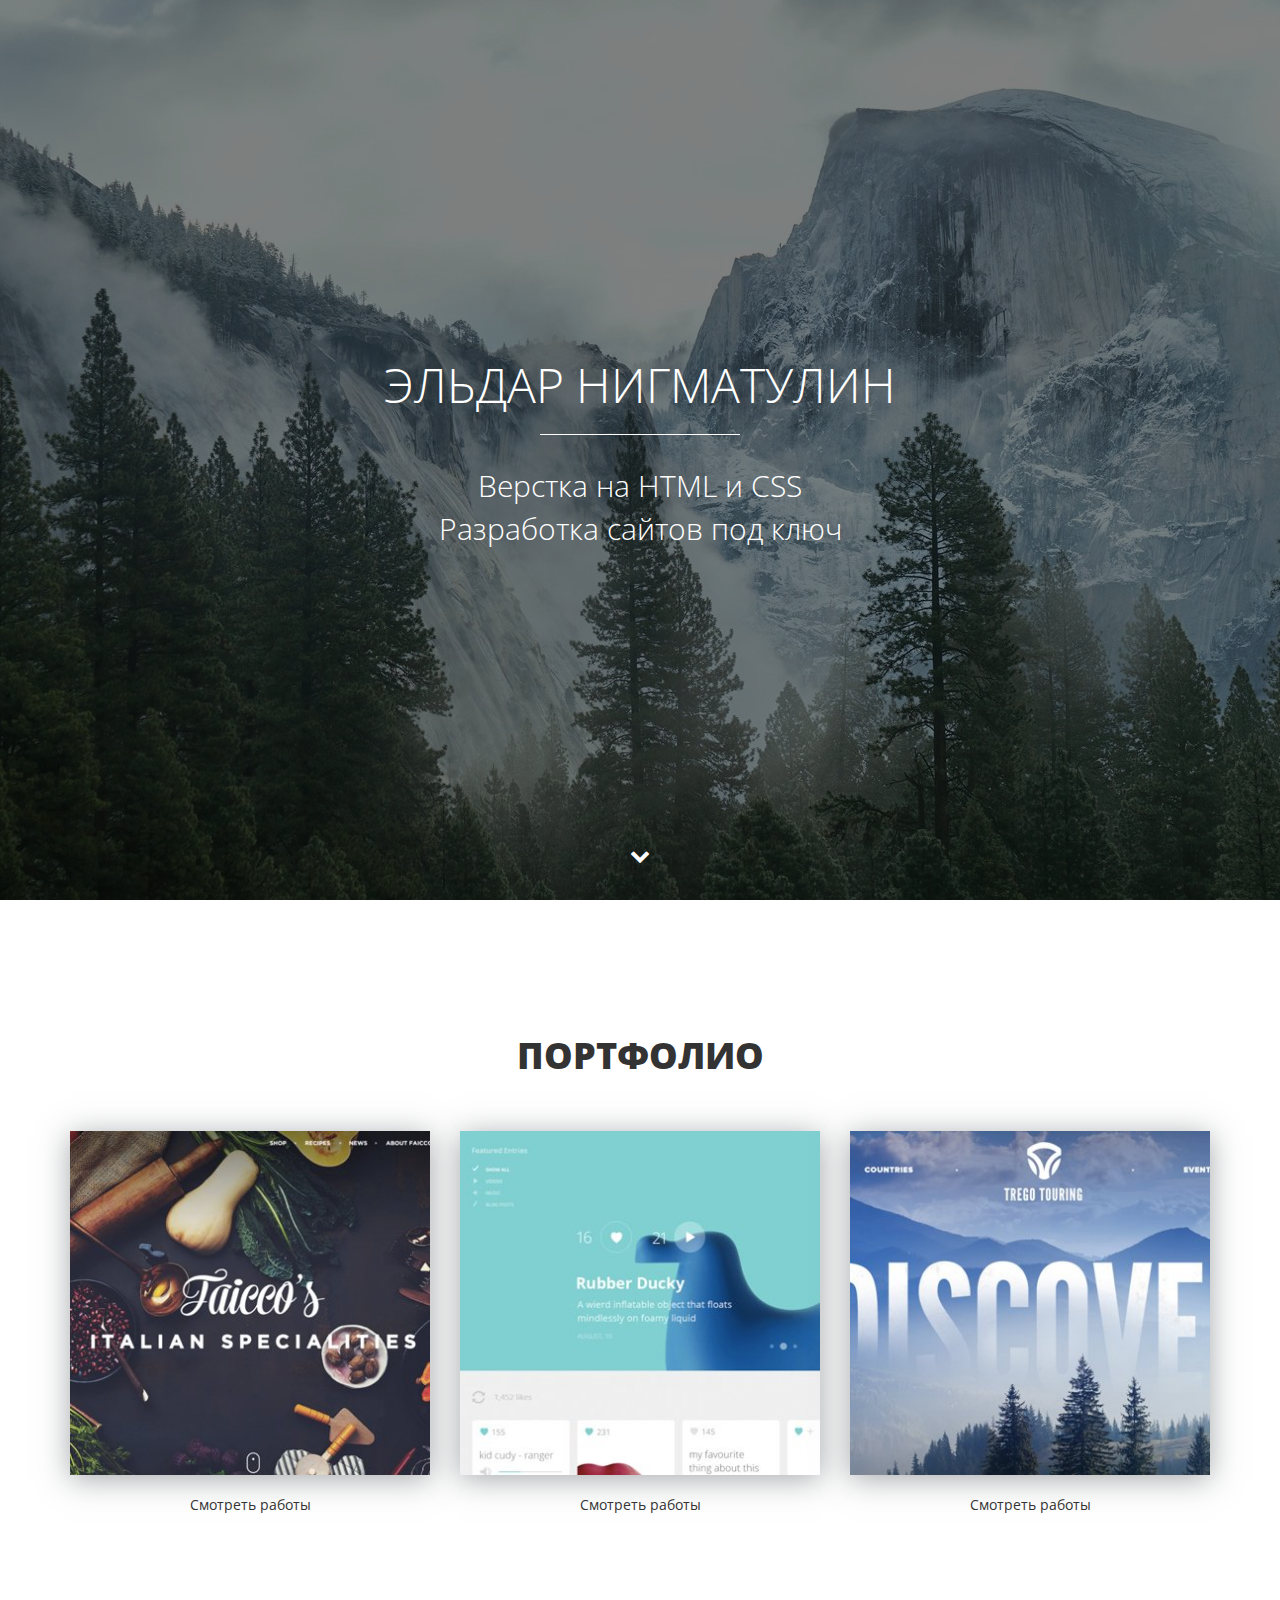
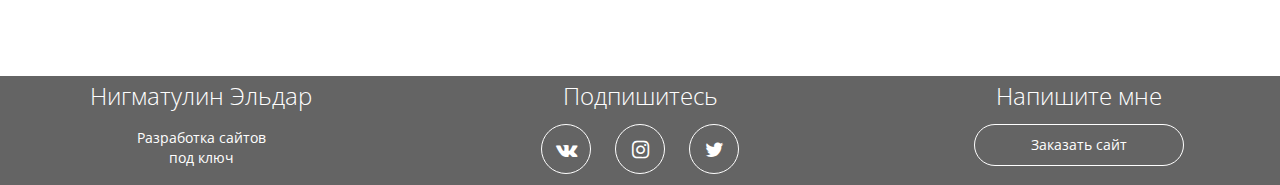
<file: index.html>
<!DOCTYPE html>
<html lang="ru">
  <head>
    <meta charset="utf-8">
    <meta http-equiv="X-UA-Compatible" content="IE=edge">
    <meta name="viewport" content="width=device-width, initial-scale=1">
    <meta property="og:url" content="">
    <meta property="og:type" content="website">
    <meta property="og:title" content="Эльдар Нигматулин - верстка сайтов на HTML и CSS">
    <meta property="og:image" content="">
    <meta property="og:description" content="Закажите разработку сайта без посредников от 5 990 рублей">
    <meta property="og:site_name" content="Портфолио верстальщика">
    <meta property="article:author" content="Эльдар Нигматулин">
    <!-- Заголовок сайта -->
    <title>Эльдар Нигматулин - Портфолио</title>
    
<!-- Start: injected by Adguard -->

<!-- Start: injected by Adguard -->

<!-- Start: injected by Adguard -->
<script src="//local.adguard.com/adguard-ajax-api/injections/userscripts.js?ts=63646003847102&name=Adguard%20Assistant&name=Adguard%20Popup%20Blocker" nonce="e9301ef1129c4059858ecd31537b1f15" type="text/javascript"></script>
<script src="//local.adguard.com/adguard-ajax-api/injections/content-script.js?ts=63646003852561&amp;domain=hosting.timeweb.ru&amp;mask=111" nonce="e9301ef1129c4059858ecd31537b1f15" type="text/javascript"></script>

<!-- End: injected by Adguard -->
<script src="//local.adguard.com/adguard-ajax-api/injections/userscripts.js?ts=63646003847102&name=Adguard%20Assistant&name=Adguard%20Popup%20Blocker" nonce="e9301ef1129c4059858ecd31537b1f15" type="text/javascript"></script>
<script src="//local.adguard.com/adguard-ajax-api/injections/content-script.js?ts=63646003852561&amp;domain=hosting.timeweb.ru&amp;mask=111" nonce="e9301ef1129c4059858ecd31537b1f15" type="text/javascript"></script>

<!-- End: injected by Adguard -->
<script src="//local.adguard.com/adguard-ajax-api/injections/userscripts.js?ts=63646003847102&name=Adguard%20Assistant&name=Adguard%20Popup%20Blocker" nonce="e9301ef1129c4059858ecd31537b1f15" type="text/javascript"></script>
<script src="//local.adguard.com/adguard-ajax-api/injections/content-script.js?ts=63646003852561&amp;domain=hosting.timeweb.ru&amp;mask=111" nonce="e9301ef1129c4059858ecd31537b1f15" type="text/javascript"></script>

<!-- End: injected by Adguard -->
<link href="https://fonts.googleapis.com/css?family=Open+Sans:400,700&amp;subset=cyrillic" rel="stylesheet">
    <link href="css/bootstrap.min.css" rel="stylesheet">
    <link rel="stylesheet" href="css/fontello.css">
    <link rel="stylesheet" href="css/fontello-embedded.css">
    <link href="css/style.css" rel="stylesheet">
    <!-- Фавиконка -->
    <link rel="shortcut icon" type="image/x-icon" href="favicon.ico">
    <!--[if lt IE 9]>
      <script src="https://oss.maxcdn.com/html5shiv/3.7.3/html5shiv.min.js"></script>
      <script src="https://oss.maxcdn.com/respond/1.4.2/respond.min.js"></script>
    <![endif]-->
  </head>
  <body>
    <div class="main">
      <div class="main-overlay"></div>
       <div class="wrapper">
        <div class="main-header">
        <h1>Эльдар Нигматулин</h1>
        <div class="main-line"></div>
        <p>Верстка на HTML и CSS <br> Разработка сайтов под ключ</p>
       </div>
       </div>
       <a class="main-down" href="#block-2"><i class="icon-down"></i></a>
    </div>

    <div class="portfolio">
      <div  id="block-2" class="container">
        <h2 class="section-header">Портфолио</h2>
        <div class="row">
          <div class="col-lg-4">
            <div class="portfolio-block">
              <img src="img/portfolio/1.jpg" alt="Работа №1">
              <a data-toggle="modal" data-work='work-1'  href="#work">Смотреть работы</a>
            </div>
          </div>
          <div class="col-lg-4">
            <div class="portfolio-block">
              <img src="img/portfolio/2.jpg" alt="Работа №2">
              <a data-toggle="modal" data-work='work-2' href="#work">Смотреть работы</a>
            </div>
          </div>
          <div class="col-lg-4">
            <div class="portfolio-block">
              <img src="img/portfolio/3.jpg" alt="Работа №3">
              <a data-toggle="modal" data-work='work-3' href="#work">Смотреть работы</a>
            </div>
          </div>
        </div>
      </div>
    </div>

    <div class="footer">
      <div class="container">
        <div class="row">
          <div class="col-lg-3">
            <strong>Нигматулин Эльдар</strong>
            <p>Разработка сайтов <br>под ключ</p>
          </div>
          <div class="col-lg-6">
            <strong>Подпишитесь</strong>
            <div class="social-links">
              <a href="#"><i class="icon-vk"></i></a>
              <a href="#"><i class="icon-instagram"></i></a>
              <a href="#"><i class="icon-twitterr"></i></a>
            </div>
          </div>
          <div class="col-lg-3">
            <strong>Напишите мне</strong>
          <a href="https://vk.me/eldnig" class="offer-btn">Заказать сайт</a>
          </div>
        </div>
      </div>    
  </div>
<!-- Всплывающие окна -->
<div class="modal fade" id="work" role="dialog">
  <div class="modal-dialog" role="document">
    <div class="modal-content">
      <div class="modal-header">
        <button type="button" class="close" data-dismiss="modal" aria-label="Close"><span aria-hidden="true">&times;</span></button>
        <h4 class="modal-title">Описание проекта</h4>
      </div>
      <div class="modal-body">
      </div>
    </div>
  </div>
</div>
    <!-- jQuery (necessary for Bootstrap's JavaScript plugins) -->
    <script src="https://ajax.googleapis.com/ajax/libs/jquery/1.12.4/jquery.min.js"></script>
    <script src="js/bootstrap.min.js"></script>
        <script>
          $(function() {
            var link = $('a[data-toggle="modal"]');
            link.on('click', function(event) {
              var work = $(this).attr('data-work');
              var modal = $('.modal');
              modal.find('.modal-body').load(work+'.html');
            });
          });
        </script>
  </body>
</html>
</file>
<file: css/fontello.css>
@font-face{font-family:'fontello';src:url('../font/fontello.eot?72097414');src:url('../font/fontello.eot?72097414#iefix') format('embedded-opentype'),
url('../font/fontello.woff2?72097414') format('woff2'),
url('../font/fontello.woff?72097414') format('woff'),
url('../font/fontello.ttf?72097414') format('truetype'),
url('../font/fontello.svg?72097414#fontello') format('svg');font-weight:normal;font-style:normal;}
[class^="icon-"]:before, [class*=" icon-"]:before{font-family:"fontello";font-style:normal;font-weight:normal;speak:none;display:inline-block;text-decoration:inherit;width:1em;margin-right:.2em;text-align:center;font-variant:normal;text-transform:none;line-height:1em;margin-left:.2em;-webkit-font-smoothing:antialiased;-moz-osx-font-smoothing:grayscale;}
.icon-down:before{content:'\e800';}
.icon-twitter:before{content:'\f099';}
.icon-instagram:before{content:'\f16d';}
.icon-vk:before{content:'\f189';}
</file>
<file: css/fontello-embedded.css>
@font-face {
  font-family: 'fontello';
  src: url('../font/fontello.eot?93339750');
  src: url('../font/fontello.eot?93339750#iefix') format('embedded-opentype'),
       url('../font/fontello.svg?93339750#fontello') format('svg');
  font-weight: normal;
  font-style: normal;
}
@font-face {
  font-family: 'fontello';
  src: url('[data-uri]') format('woff'),
       url('[data-uri]') format('truetype');
}
/* Chrome hack: SVG is rendered more smooth in Windozze. 100% magic, uncomment if you need it. */
/* Note, that will break hinting! In other OS-es font will be not as sharp as it could be */
/*
@media screen and (-webkit-min-device-pixel-ratio:0) {
  @font-face {
    font-family: 'fontello';
    src: url('../font/fontello.svg?93339750#fontello') format('svg');
  }
}
*/
 
 [class^="icon-"]:before, [class*=" icon-"]:before {
  font-family: "fontello";
  font-style: normal;
  font-weight: normal;
  speak: none;
 
  display: inline-block;
  text-decoration: inherit;
  width: 1em;
  margin-right: .2em;
  text-align: center;
  /* opacity: .8; */
 
  /* For safety - reset parent styles, that can break glyph codes*/
  font-variant: normal;
  text-transform: none;
     
  /* fix buttons height, for twitter bootstrap */
  line-height: 1em;
 
  /* Animation center compensation - margins should be symmetric */
  /* remove if not needed */
  margin-left: .2em;
 
  /* you can be more comfortable with increased icons size */
  /* font-size: 120%; */
 
  /* Uncomment for 3D effect */
  /* text-shadow: 1px 1px 1px rgba(127, 127, 127, 0.3); */
}
.icon-down:before { content: '\e800'; } /* '' */
.icon-twitterr:before { content: '\f099'; } /* '' */
.icon-instagram:before { content: '\f16d'; } /* '' */
.icon-vk:before { content: '\f189'; } /* '' */
</file>
<file: css/style.css>
body{font-family:'Open Sans', sans-serif;}
html{font-size:10px;}
a:active, a:visited, a:focus{text-decoration:none;outline:none;}
.wrapper{display:table-cell;vertical-align:middle;}
.main{position:relative;display:table;width:100%;text-align:center;color:#fff;height:100vh;background:#000 url(../img/main-bg.jpg) center center no-repeat;}
.main-overlay{position:absolute;z-index:1;width:100%;height:100%;background-color:rgba(0,0,0,0.5);}
.main h1{margin-bottom:1.4rem;font-weight:300;text-transform:uppercase;font-size:4.8rem;}
.main p{font-size:3rem;font-weight:300;}
.main-header{position:relative;z-index:2;}
.main-line{width:200px;height:1px;background-color:#fff;margin:0 auto;}
.main-down{position:absolute;color:#fff;z-index:4;bottom:2rem;display:inline-block;font-size:2rem;width:50px;height:50px;border-radius:50%;border:1px solid transparent;line-height:50px;left:50%;margin-left:-25px;transition:0.2s;}
.main-down:hover{color:#fff;border-color:#fff;}
.portfolio{padding:10rem 0px;text-align:center;}
.section-header{text-transform:uppercase;font-weight:800;font-size:3.6rem;margin-bottom:5rem;}
.portfolio img{width:100%;max-width:360px;box-shadow:0px 4px 29px 0px rgba(87, 92, 97, 0.54);}
.portfolio a{display:block;margin:2rem auto 6rem;color:#333;width:17rem;border-bottom:1px solid transparent;}
.portfolio a:hover{text-decoration:none;border-bottom:1px dotted #333;}
.footer{background-color:#646464;color:#fff;text-align:center;padding:3px 0;}
.footer strong{font-weight:300;font-size:2.4rem;}
.social-links{margin-top:1rem;}
.social-links a{width:5rem;height:5rem;line-height:5rem;display:inline-block;color:#fff;border:solid 1px #fff;border-radius:50%;margin-left:1rem;margin-right:1rem;font-size:2rem;transition:0.2s;}
.social-links a:hover, .offer-btn:hover{background-color:#fff;color:#646464;text-decoration:none;}
.offer-btn{display:block;width:80%;max-width:300px;margin:1rem auto;border:1px solid #fff;padding-top:1rem;padding-bottom:1rem;color:#fff;border-radius:100px;transition:0.2s;}
.modal img{width:100%}
.modal-title{font-weight:800;font-size:2rem;}
.close{background-color:transparent;border:none;font-size:2.5rem;position:absolute;right:2rem;top:1rem;}
.modal-btn{display:inline-block;color:#333;border:1px solid #333;padding:10px 20px;border-radius:5px;}
.modal-btn:hover{background-color:#333;color:#fff;text-decoration:none;}
@media (max-width:767px){html{font-size:7px;}
.footer strong{margin:3rem 0 2rem;display:inline-block;}
.social-links a{font-size:1rem;}
}
</file>
